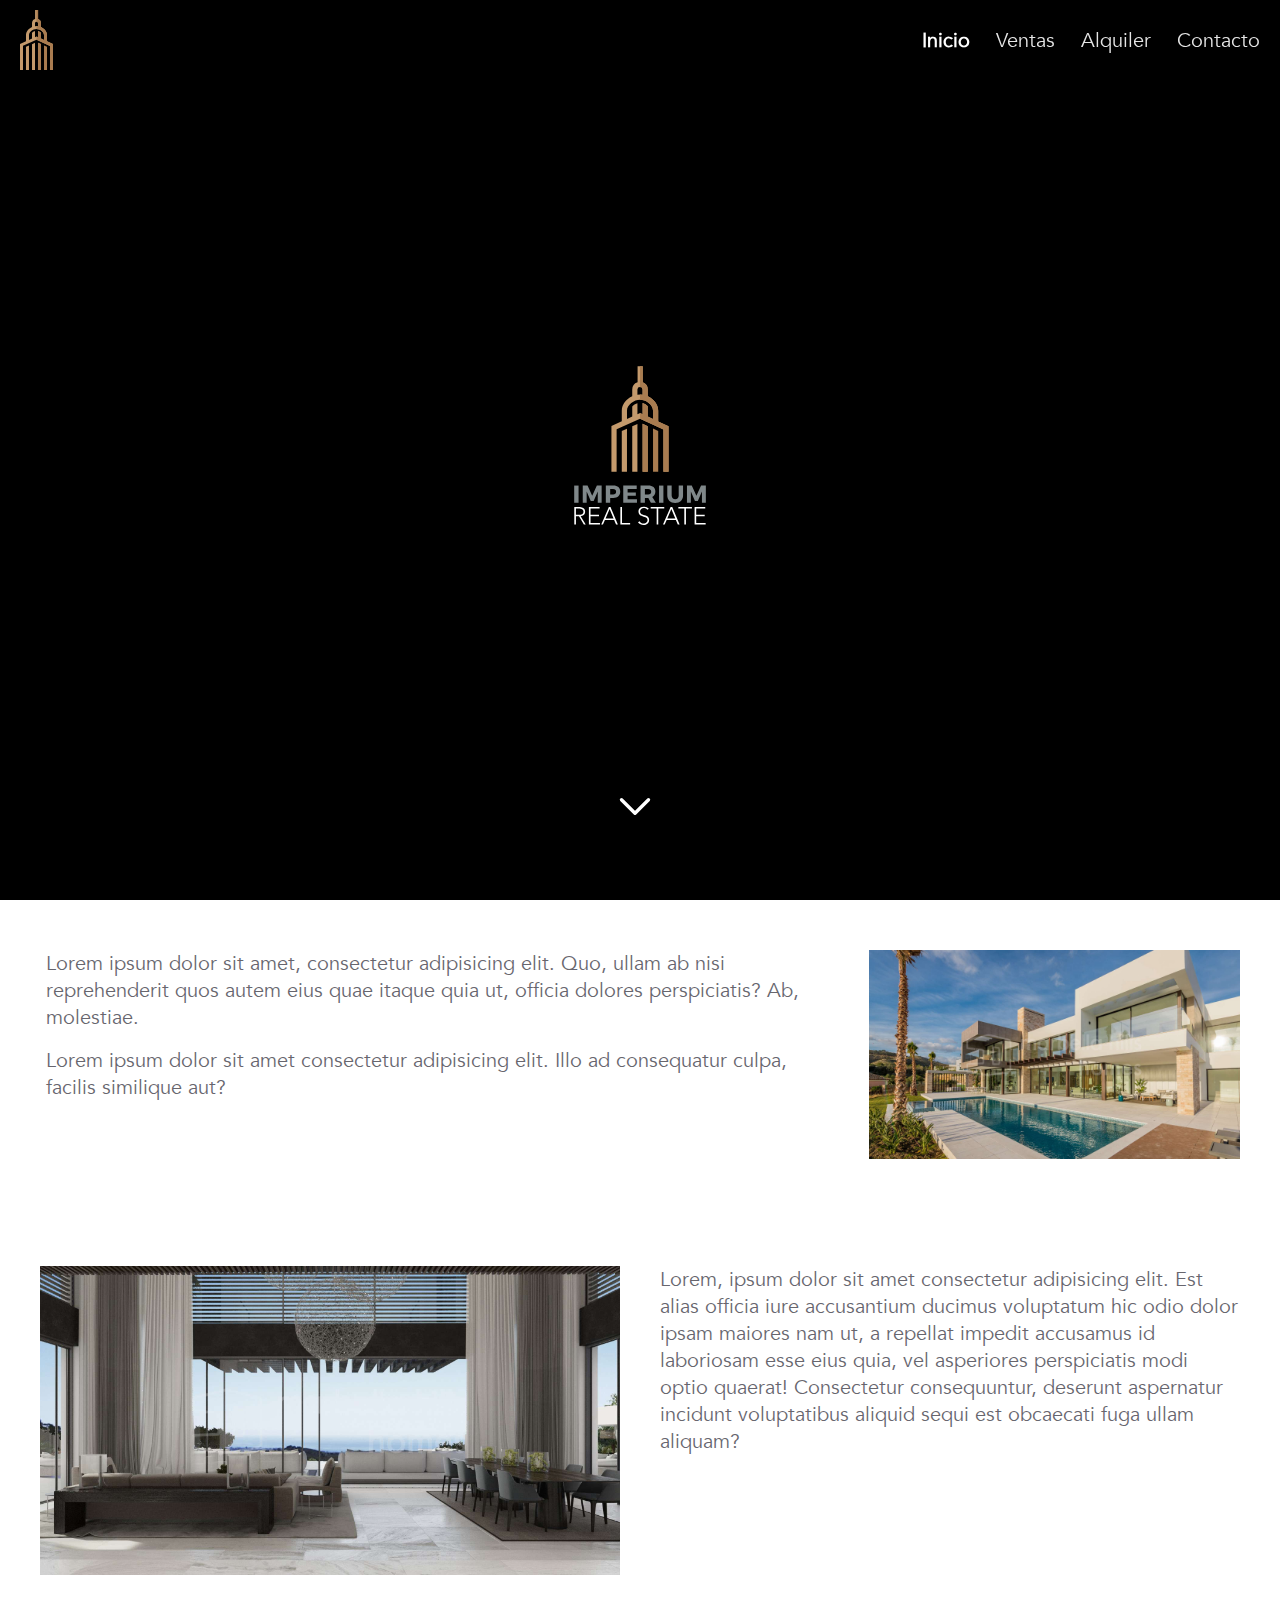
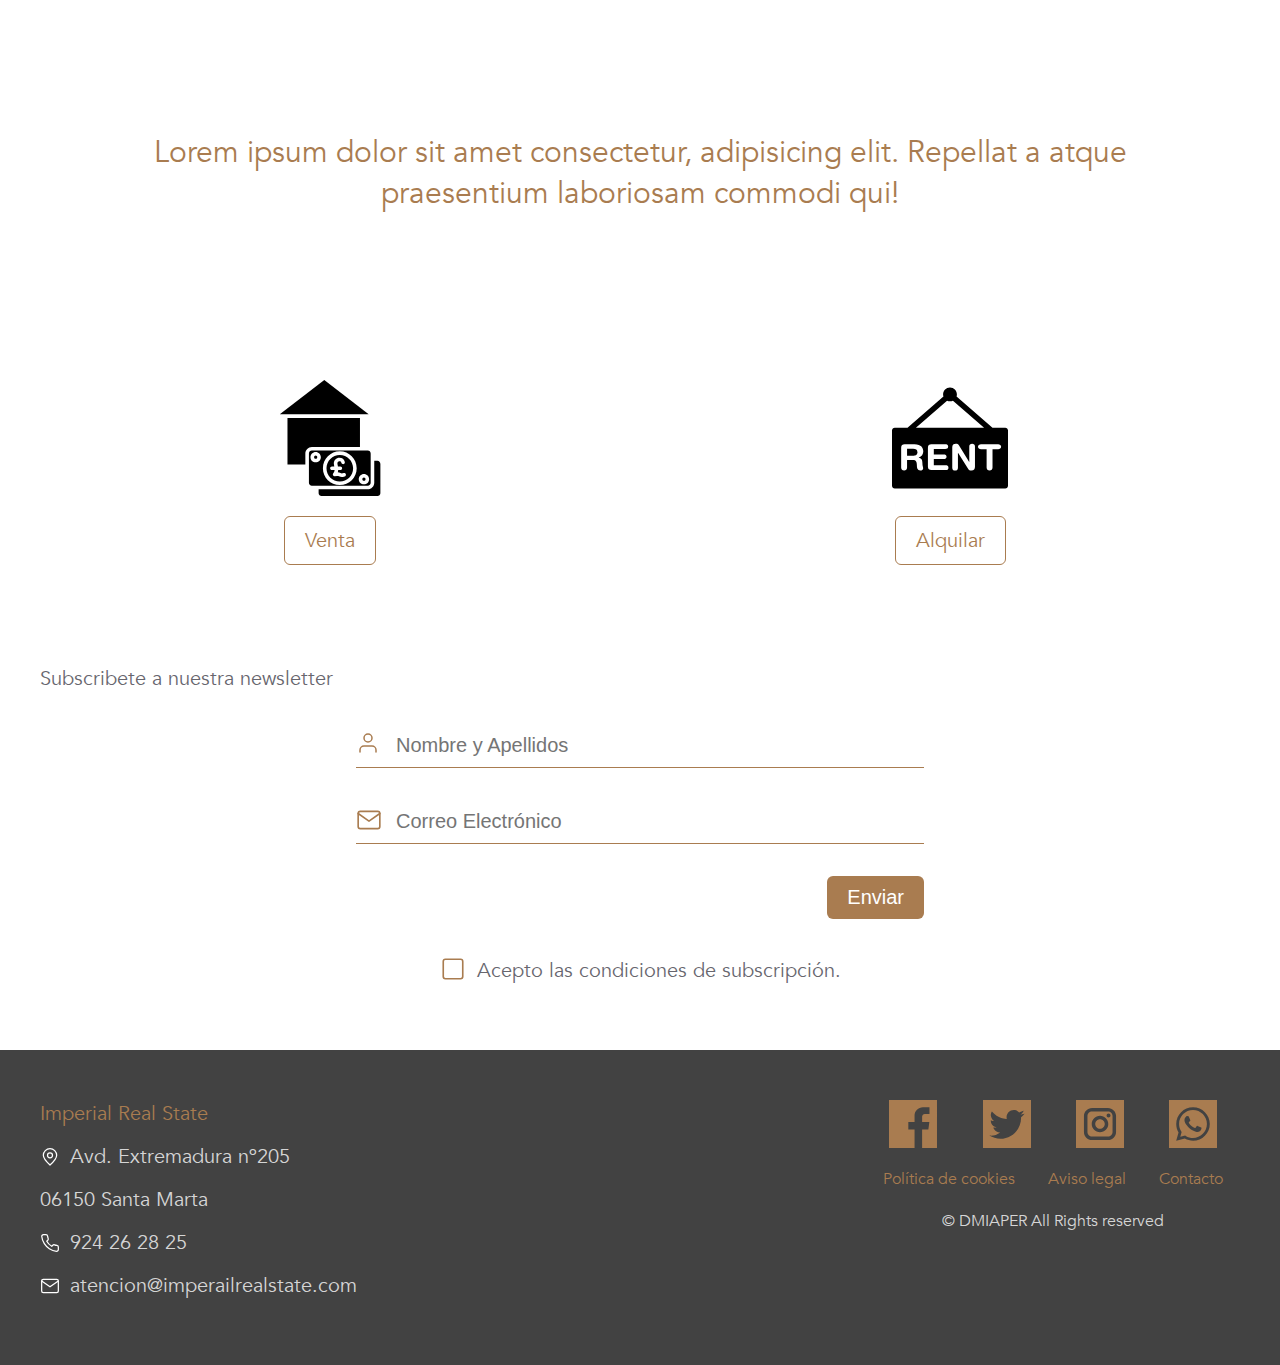
<file: index.html>
<!DOCTYPE html>
<html lang="es">
<head>
    <meta charset="UTF-8">
    <meta http-equiv="X-UA-Compatible" content="IE=edge">
    <meta name="viewport" content="width=device-width, initial-scale=1.0">
    <title>ACTUALIZACIÓN</title>
    <link rel="stylesheet" href="css/style.css">
    <script src="js/jquery-3.6.0.min.js"></script>
    <script src="js/main.js"></script>
    
</head>
<body>
    
    <!-- Barra de navegación -->
    <header class="transparente">
        <img src="img/logo.svg" alt="Logo Imperial Real State">
        <nav>
            <a href="index.html" class="activo">Inicio</a>
            <a href="ventas.html">Ventas</a>
            <a href="alquiler.html">Alquiler</a>
            <a href="contacto.html">Contacto</a>
        </nav>
    </header>

    <!--imagenes de fondo-->
    <div class="hero">
        <div></div>
        <div></div>
        <div></div>
        <div class="hero-logo">
            <img src="img/logo-frame.svg" alt="Logo Imperial Real State">
        </div>
        <a href="#ini" class="hero-down">
            <img src="img/down.svg" alt="flecha abajo">
        </a>
    </div>

    <!-- menu burger/lateral -->
    <div id="burger">
        <div class="barra superior"></div>
        <div class="barra medio"></div>
        <div class="barra inferior"></div>
    </div>

    <div class="menu">
        <nav>
            <a href="index.html">Inicio</a>
            <hr>
            <a href="ventas.html">Ventas</a>
            <hr>
            <a href="alquiler.html">Alquiler</a>
            <hr>
            <a href="contacto.html">Contacto</a>
        </nav>
        <p class="copyright">&copy; DMIAPER</p>
    </div>

    <!-- layout -->
    <!-- parrafo 1-->
    <div class="fila inicio">
        <span id="ini">&nbsp;</span>
        <div class="col-66">
            <p>Lorem ipsum dolor sit amet, consectetur adipisicing elit. Quo, ullam ab nisi reprehenderit quos autem eius quae itaque quia ut, officia dolores perspiciatis? Ab, molestiae.</p>
            <p>Lorem ipsum dolor sit amet consectetur adipisicing elit. Illo ad consequatur culpa, facilis similique aut?</p>
        </div>  
        <div class="col-33">
            <img src="img/thumb4.jpg" alt="imagen casa 4">
        </div>
    </div>
   
    <!-- parrafo 2-->
    <div class="fila">
        <div class="col-50">
            <img src="img/thumb5.jpg" alt="">
        </div>
        <div class="col-50">
            <p>Lorem, ipsum dolor sit amet consectetur adipisicing elit. Est alias officia iure accusantium ducimus voluptatum hic odio dolor ipsam maiores nam ut, a repellat impedit accusamus id laboriosam esse eius quia, vel asperiores perspiciatis modi optio quaerat! Consectetur consequuntur, deserunt aspernatur incidunt voluptatibus aliquid sequi est obcaecati fuga ullam aliquam?</p>
        </div>
    </div>
   
    <!-- PARALLAX -->
    <div class="fila parallax">
        <div class="col-100">
            <p>Lorem ipsum dolor sit amet consectetur, adipisicing elit. Repellat a atque praesentium laboriosam commodi qui!</p>
        </div>
    </div>

    <!-- selectores de secciones-->
    <div class="fila">
        <div class="col-50 caja-nav flex-col-center">
            <img src="img/comprar.svg" alt="">
            <a href="ventas.html">Venta</a>
        </div>
        <div class="col-50 caja-nav flex-col-center">
            <img src="img/alquilar.svg" alt="">
            <a href="alquiler.html">Alquilar</a>
        </div>
    </div>

    <!-- Formulário -->
    <div class="fila">
        <div class="col-100">
            <p>Subscribete a nuestra newsletter</p>
            <div class="flex-col-center">
                <form class="contacto">
                    <div class="fila">
                        <input class="usuario" type="text" placeholder="Nombre y Apellidos">
                    </div>
                    <div class="fila">
                        <input class="email" type="mail" placeholder="Correo Electrónico">
                    </div>
                    <div class="fila flex-end">
                        <button type="submit">Enviar</button>
                    </div>
                    <div class="fila flex-center">
                        <input type="checkbox" id="condiciones">
                        <label for="condiciones">
                            Acepto las condiciones de subscripción.
                        </label>
                    </div>
                </form>
            </div>            
        </div>
    </div>

    <!-- Pie de página -->
    <footer class="fila"> 
        <div class="col-33">
            <p>Imperial Real State</p>
            <p class="flex-start">
                <img class="m-r-small" src="img/map.svg" alt="mapa">
                Avd. Extremadura nº205
            </p>
            <p>06150 Santa Marta</p>
            <p class="flex-start">
                <img class="m-r-small" src="img/phone.svg" alt="telefono">
                924 26 28 25
            </p>
            <p class="flex-start">
                <img class="m-r-small" src="img/mail.svg" alt="">
                atencion@imperailrealstate.com
            </p>
        </div>
        <div class="col-33">
            <iframe src="https://www.google.com/maps/embed?pb=!1m18!1m12!1m3!1d2204.405141828695!2d-6.629231651709885!3d38.614385177749654!2m3!1f0!2f0!3f0!3m2!1i1024!2i768!4f13.1!3m3!1m2!1s0xd16ec9f88f638cf%3A0x79d957882284dc9c!2sOficina%20de%20Correos!5e0!3m2!1ses!2ses!4v1647868287147!5m2!1ses!2ses" width="100%" height="100%" style="border:0;" allowfullscreen="" loading="lazy"></iframe>
        </div>
        <div class="col-33">
            <div class="flex-around">
                <img class="rrss" src="img/facebook.svg" alt="facebook">
                <img class="rrss" src="img/twitter.svg" alt="twitter">
                <img class="rrss" src="img/instagram.svg" alt="Instagram">
                <img class="rrss" src="img/whatsapp.svg" alt="Whastapp">
            </div>
            <div class="flex-around m-t"> 
                <a href="contacto.html#cookies">Política de cookies</a>
                <a href="contacto.html#aviso">Aviso legal</a>
                <a href="contacto.html">Contacto</a>
            </div>
            <p class="copyright m-t">&copy; DMIAPER All Rights reserved</p>
        </div>
    </footer>

</body>
</html>
</file>
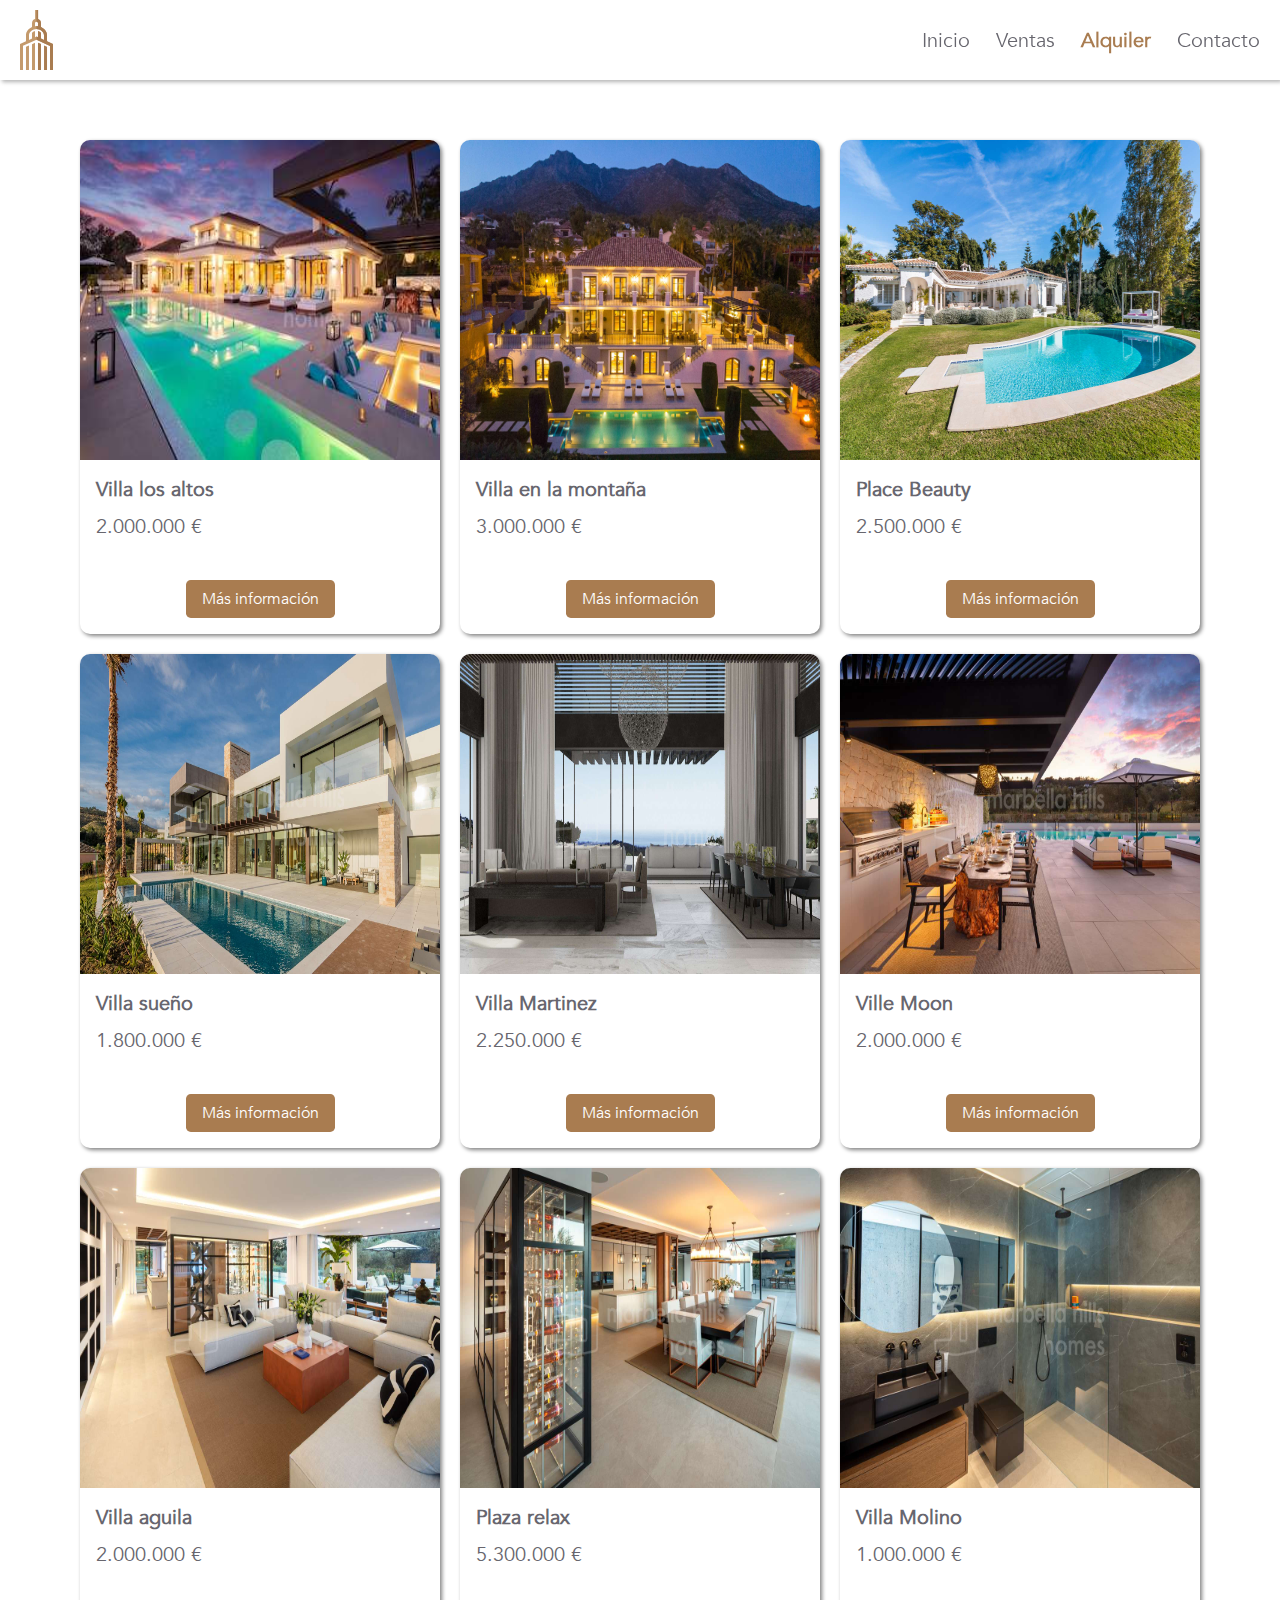
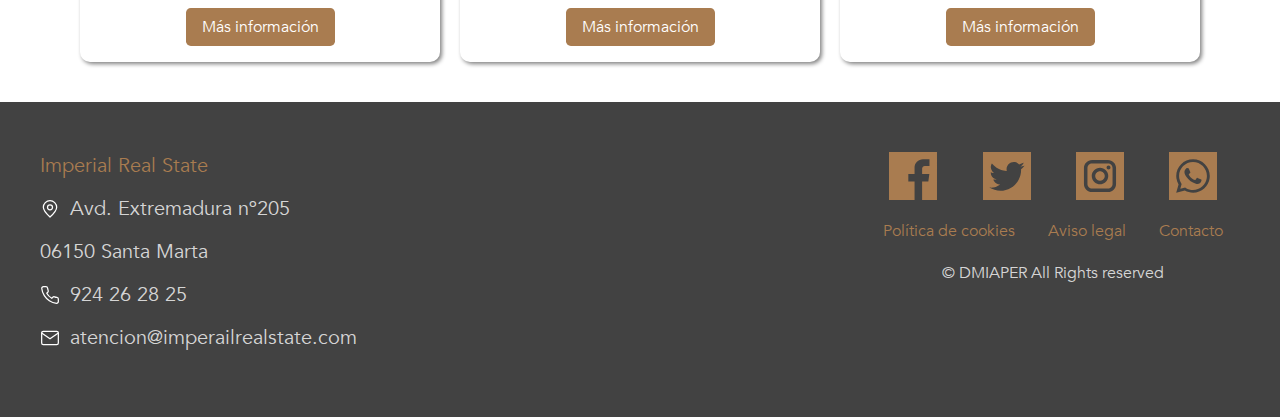
<file: alquiler.html>
<!DOCTYPE html>
<html lang="es">
<head>
    <meta charset="UTF-8">
    <meta http-equiv="X-UA-Compatible" content="IE=edge">
    <meta name="viewport" content="width=device-width, initial-scale=1.0">
    <title>ACTUALIZACIÓN</title>
    <link rel="stylesheet" href="css/style.css">
    <script src="js/jquery-3.6.0.min.js"></script>
    <script src="js/main.js"></script>
    
</head>
<body>
    
    <!-- Barra de navegación -->
    <header>
        <img src="img/logo.svg" alt="Logo Imperial Real State">
        <nav>
            <a href="index.html">Inicio</a>
            <a href="ventas.html">Ventas</a>
            <a href="alquiler.html" class="activo">Alquiler</a>
            <a href="contacto.html">Contacto</a>
        </nav>
    </header>


    <!-- menu burger/lateral -->
    <div id="burger">
        <div class="barra superior"></div>
        <div class="barra medio"></div>
        <div class="barra inferior"></div>
    </div>

    <div class="menu">
        <nav>
            <a href="index.html">Inicio</a>
            <hr>
            <a href="ventas.html">Ventas</a>
            <hr>
            <a href="alquiler.html">Alquiler</a>
            <hr>
            <a href="contacto.html">Contacto</a>
        </nav>
        <p class="copyright">&copy; DMIAPER</p>
    </div>

    <!-- layout -->
    <div class="fila grid">

        <div class="card">
            <img src="img/thumb1.jpeg" alt="Imagen casa">
            <div class="footer-card">
                <div>
                    <p>Villa los altos</p>
                    <p>2.000.000 €</p>
                </div>
                <a href="propiedad1.html">Más información</a>
            </div>
        </div>

        <div class="card">
            <img src="img/thumb2.jpg" alt="Imagen casa">
            <div class="footer-card">
                <div>
                    <p>Villa en la montaña</p>
                    <p>3.000.000 €</p>
                </div>
                <a href="#">Más información</a>
            </div>
        </div>

        <div class="card">
            <img src="img/thumb3.jpg" alt="Imagen casa">
            <div class="footer-card">
                <div>
                    <p>Place Beauty</p>
                    <p>2.500.000 €</p>
                </div>
                <a href="#">Más información</a>
            </div>
        </div>

        <div class="card">
            <img src="img/thumb4.jpg" alt="Imagen casa">
            <div class="footer-card">
                <div>
                    <p>Villa sueño</p>
                    <p>1.800.000 €</p>
                </div>
                <a href="#">Más información</a>
            </div>
        </div>

        <div class="card">
            <img src="img/thumb5.jpg" alt="Imagen casa">
            <div class="footer-card">
                <div>
                    <p>Villa Martinez</p>
                    <p>2.250.000 €</p>
                </div>
                <a href="#">Más información</a>
            </div>
        </div>

        <div class="card">
            <img src="img/thumb6.jpg" alt="Imagen casa">
            <div class="footer-card">
                <div>
                    <p>Ville Moon</p>
                    <p>2.000.000 €</p>
                </div>
                <a href="#">Más información</a>
            </div>
        </div>

        <div class="card">
            <img src="img/thumb8.jpg" alt="Imagen casa">
            <div class="footer-card">
                <div>
                    <p>Villa aguila</p>
                    <p>2.000.000 €</p>
                </div>
                <a href="#">Más información</a>
            </div>
        </div>

        <div class="card">
            <img src="img/thumb9.jpg" alt="Imagen casa">
            <div class="footer-card">
                <div>
                    <p>Plaza relax</p>
                    <p>5.300.000 €</p>
                </div>
                <a href="#">Más información</a>
            </div>
        </div>

        <div class="card">
            <img src="img/thumb10.jpg" alt="Imagen casa">
            <div class="footer-card">
                <div>
                    <p>Villa Molino</p>
                    <p>1.000.000 €</p>
                </div>
                <a href="#">Más información</a>
            </div>
        </div>
    </div>
    
   <!-- Pie de página -->
    <footer class="fila"> 
        <div class="col-33">
            <p>Imperial Real State</p>
            <p class="flex-start">
                <img class="m-r-small" src="img/map.svg" alt="mapa">
                Avd. Extremadura nº205
            </p>
            <p>06150 Santa Marta</p>
            <p class="flex-start">
                <img class="m-r-small" src="img/phone.svg" alt="telefono">
                924 26 28 25
            </p>
            <p class="flex-start">
                <img class="m-r-small" src="img/mail.svg" alt="">
                atencion@imperailrealstate.com
            </p>
        </div>
        <div class="col-33">
            <iframe src="https://www.google.com/maps/embed?pb=!1m18!1m12!1m3!1d2204.405141828695!2d-6.629231651709885!3d38.614385177749654!2m3!1f0!2f0!3f0!3m2!1i1024!2i768!4f13.1!3m3!1m2!1s0xd16ec9f88f638cf%3A0x79d957882284dc9c!2sOficina%20de%20Correos!5e0!3m2!1ses!2ses!4v1647868287147!5m2!1ses!2ses" width="100%" height="100%" style="border:0;" allowfullscreen="" loading="lazy"></iframe>
        </div>
        <div class="col-33">
            <div class="flex-around">
                <img class="rrss" src="img/facebook.svg" alt="facebook">
                <img class="rrss" src="img/twitter.svg" alt="twitter">
                <img class="rrss" src="img/instagram.svg" alt="Instagram">
                <img class="rrss" src="img/whatsapp.svg" alt="Whastapp">
            </div>
            <div class="flex-around m-t"> 
                <a href="contacto.html#cookies">Política de cookies</a>
                <a href="contacto.html#aviso">Aviso legal</a>
                <a href="contacto.html">Contacto</a>
            </div>
            <p class="copyright m-t">&copy; DMIAPER All Rights reserved</p>
        </div>
    </footer>

</body>
</html>
</file>
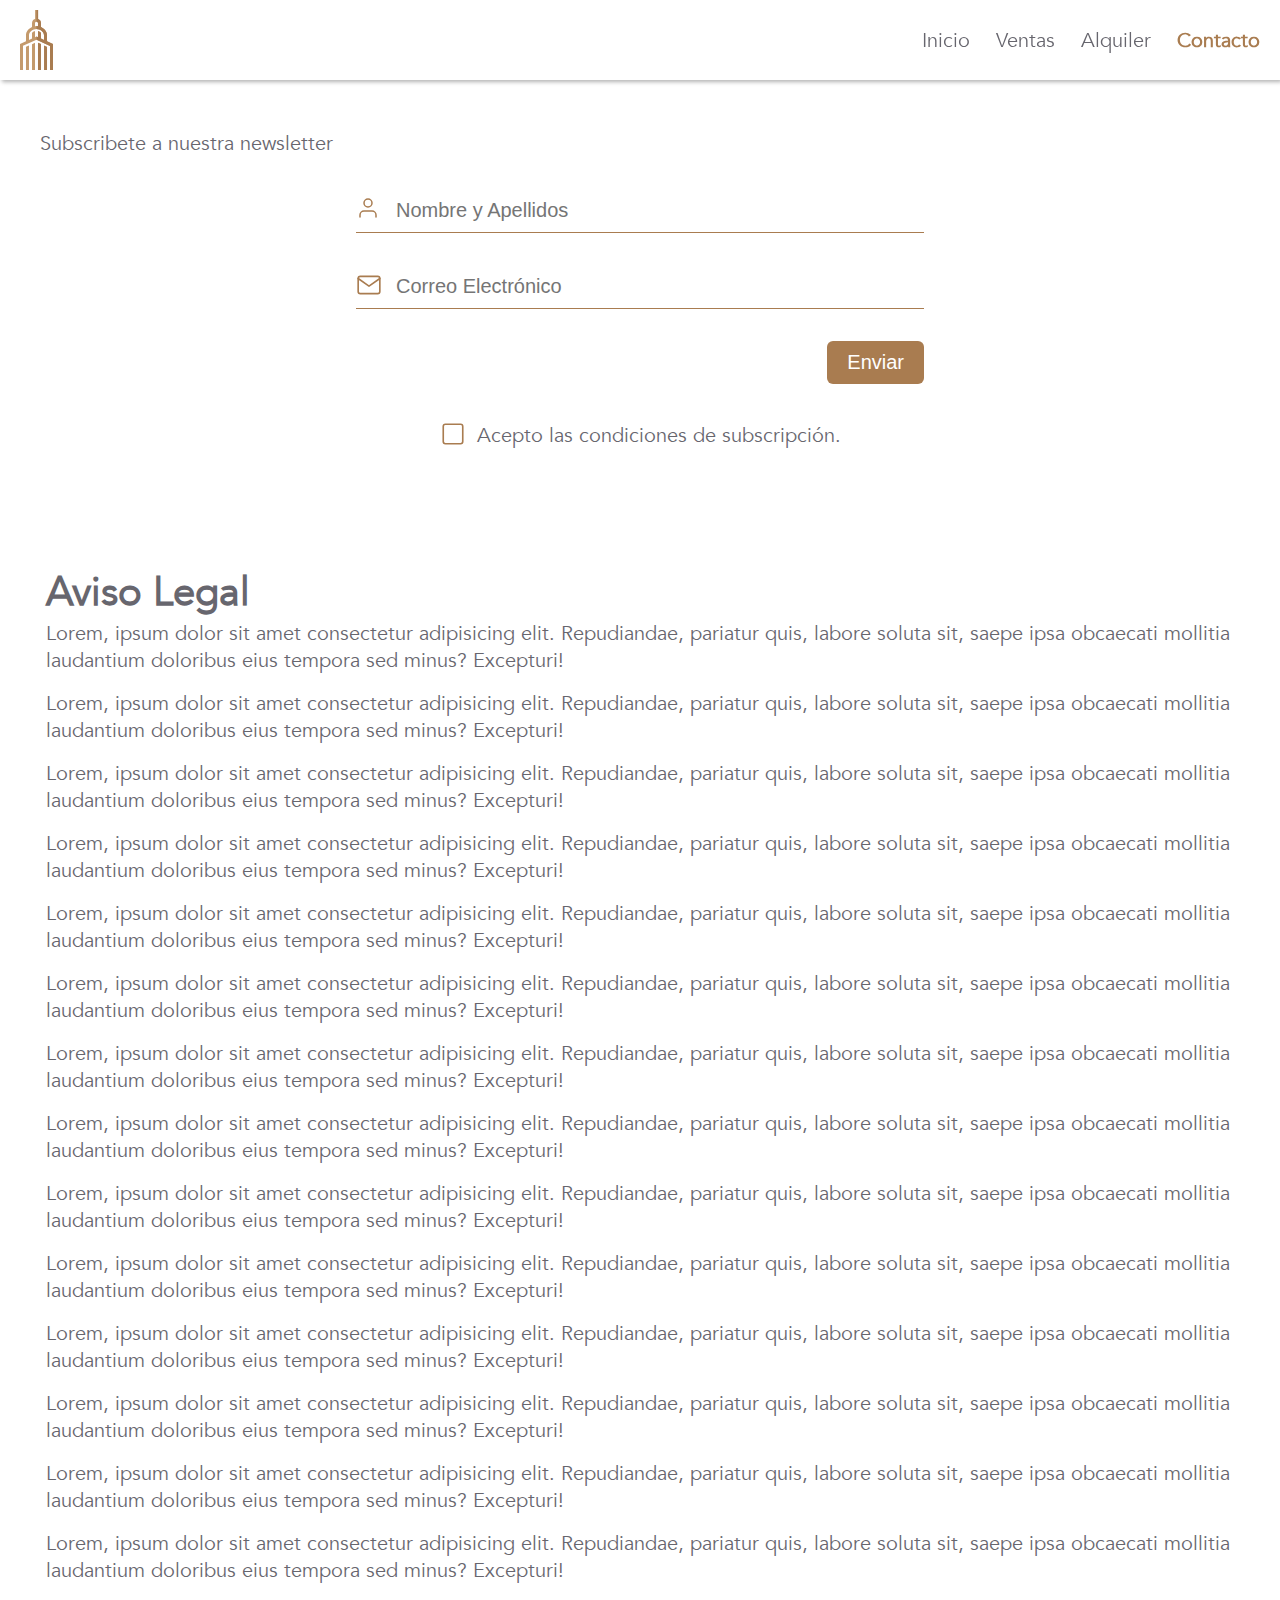
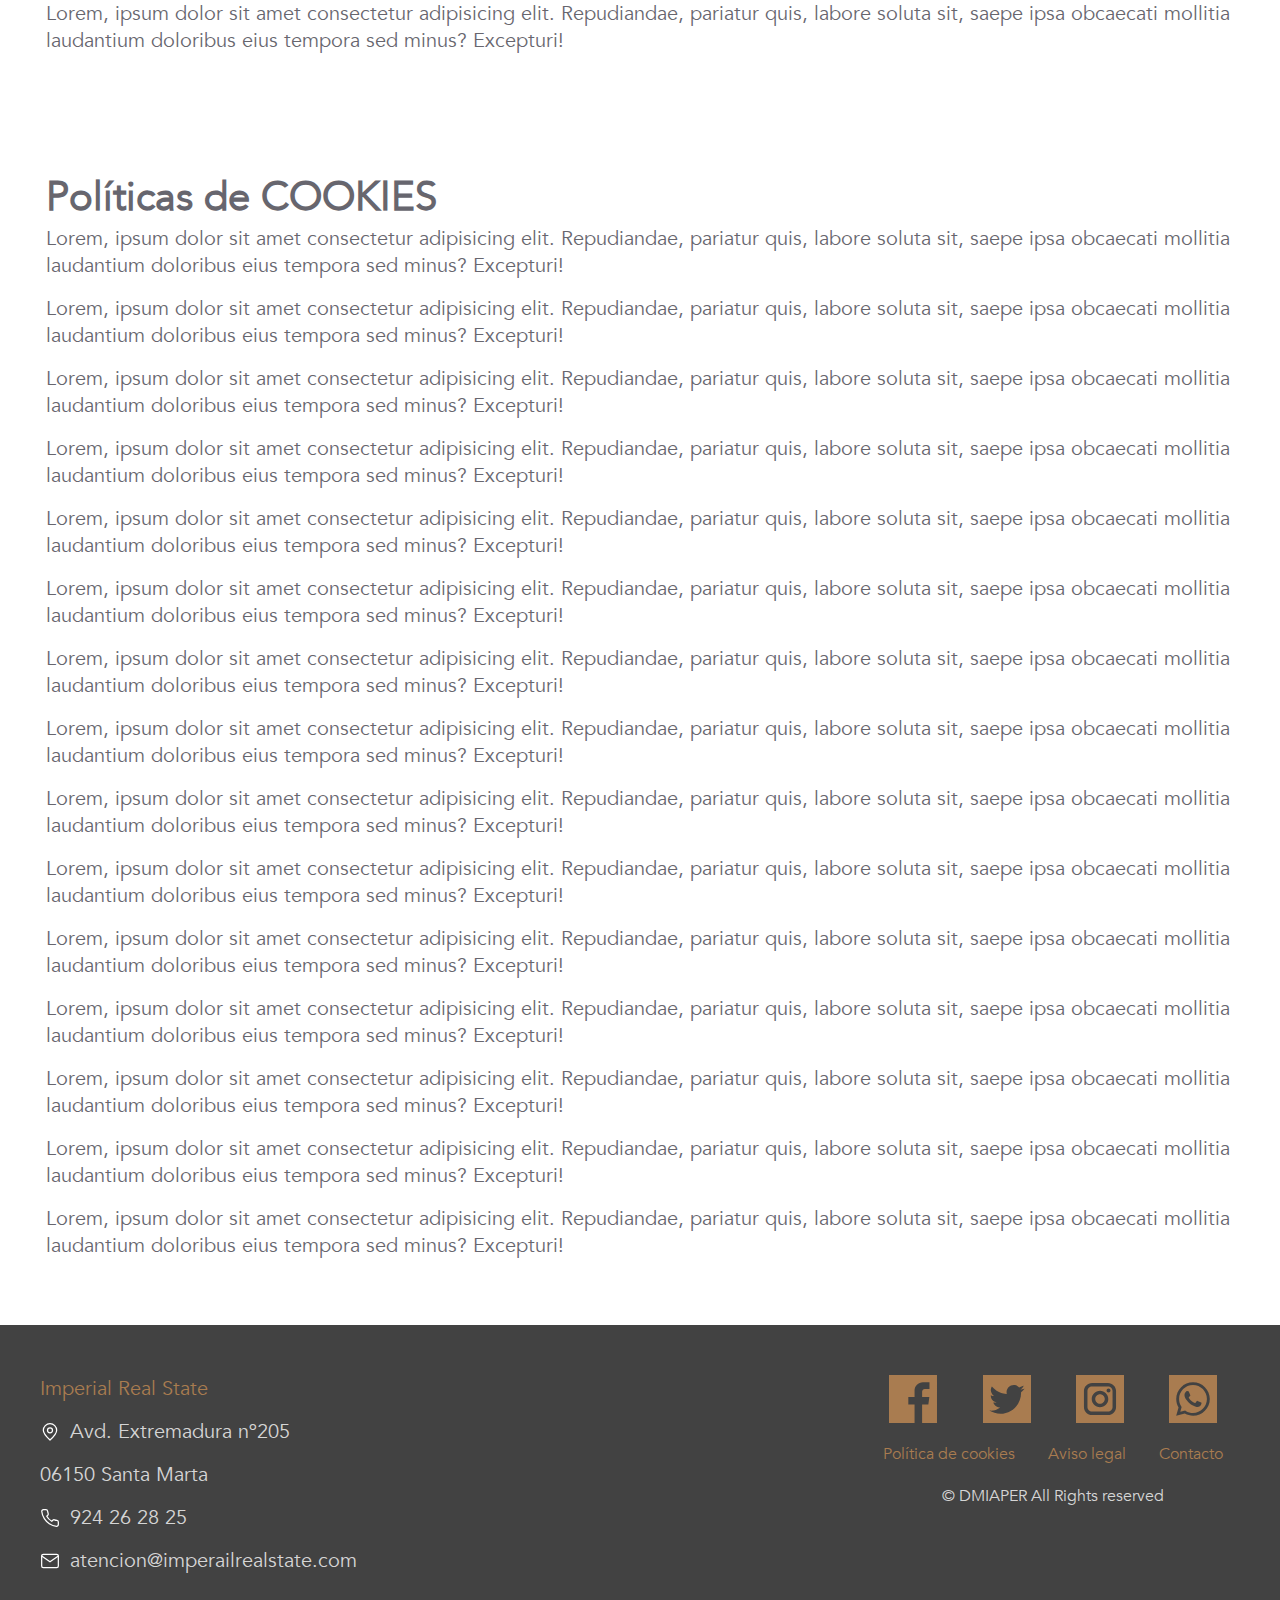
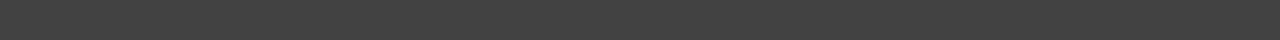
<file: contacto.html>
<!DOCTYPE html>
<html lang="es">
<head>
    <meta charset="UTF-8">
    <meta http-equiv="X-UA-Compatible" content="IE=edge">
    <meta name="viewport" content="width=device-width, initial-scale=1.0">
    <title>ACTUALIZACIÓN</title>
    <link rel="stylesheet" href="css/style.css">
    <script src="js/jquery-3.6.0.min.js"></script>
    <script src="js/main.js"></script>
    
</head>
<body>
    
    <!-- Barra de navegación -->
    <header>
        <img src="img/logo.svg" alt="Logo Imperial Real State">
        <nav>
            <a href="index.html">Inicio</a>
            <a href="ventas.html">Ventas</a>
            <a href="alquiler.html">Alquiler</a>
            <a href="contacto.html"class="activo">Contacto</a>
        </nav>
    </header>


    <!-- menu burger/lateral -->
    <div id="burger">
        <div class="barra superior"></div>
        <div class="barra medio"></div>
        <div class="barra inferior"></div>
    </div>

    <div class="menu">
        <nav>
            <a href="index.html">Inicio</a>
            <hr>
            <a href="ventas.html">Ventas</a>
            <hr>
            <a href="alquiler.html">Alquiler</a>
            <hr>
            <a href="contacto.html">Contacto</a>
        </nav>
        <p class="copyright">&copy; DMIAPER</p>
    </div>

    <!-- layout -->
    <!-- Formulário -->
    <div class="fila contacto">
        <div class="col-100">
            <p>Subscribete a nuestra newsletter</p>
            <div class="flex-col-center">
                <form class="contacto">
                    <div class="fila">
                        <input class="usuario" type="text" placeholder="Nombre y Apellidos">
                    </div>
                    <div class="fila">
                        <input class="email" type="mail" placeholder="Correo Electrónico">
                    </div>
                    <div class="fila flex-end">
                        <button type="submit">Enviar</button>
                    </div>
                    <div class="fila flex-center">
                        <input type="checkbox" id="condiciones">
                        <label for="condiciones">
                            Acepto las condiciones de subscripción.
                        </label>
                    </div>
                </form>
            </div>            
        </div>
    </div>

    <div class="fila">
        <span id="aviso">&nbsp;</span>
        <div class="col-100">
            <h1>Aviso Legal</h1>        
            <p>Lorem, ipsum dolor sit amet consectetur adipisicing elit. Repudiandae, pariatur quis, labore soluta sit, saepe ipsa obcaecati mollitia laudantium doloribus eius tempora sed minus? Excepturi!</p>
            <p>Lorem, ipsum dolor sit amet consectetur adipisicing elit. Repudiandae, pariatur quis, labore soluta sit, saepe ipsa obcaecati mollitia laudantium doloribus eius tempora sed minus? Excepturi!</p>
            <p>Lorem, ipsum dolor sit amet consectetur adipisicing elit. Repudiandae, pariatur quis, labore soluta sit, saepe ipsa obcaecati mollitia laudantium doloribus eius tempora sed minus? Excepturi!</p>
            <p>Lorem, ipsum dolor sit amet consectetur adipisicing elit. Repudiandae, pariatur quis, labore soluta sit, saepe ipsa obcaecati mollitia laudantium doloribus eius tempora sed minus? Excepturi!</p>
            <p>Lorem, ipsum dolor sit amet consectetur adipisicing elit. Repudiandae, pariatur quis, labore soluta sit, saepe ipsa obcaecati mollitia laudantium doloribus eius tempora sed minus? Excepturi!</p>
            <p>Lorem, ipsum dolor sit amet consectetur adipisicing elit. Repudiandae, pariatur quis, labore soluta sit, saepe ipsa obcaecati mollitia laudantium doloribus eius tempora sed minus? Excepturi!</p>
            <p>Lorem, ipsum dolor sit amet consectetur adipisicing elit. Repudiandae, pariatur quis, labore soluta sit, saepe ipsa obcaecati mollitia laudantium doloribus eius tempora sed minus? Excepturi!</p>
            <p>Lorem, ipsum dolor sit amet consectetur adipisicing elit. Repudiandae, pariatur quis, labore soluta sit, saepe ipsa obcaecati mollitia laudantium doloribus eius tempora sed minus? Excepturi!</p>
            <p>Lorem, ipsum dolor sit amet consectetur adipisicing elit. Repudiandae, pariatur quis, labore soluta sit, saepe ipsa obcaecati mollitia laudantium doloribus eius tempora sed minus? Excepturi!</p>
            <p>Lorem, ipsum dolor sit amet consectetur adipisicing elit. Repudiandae, pariatur quis, labore soluta sit, saepe ipsa obcaecati mollitia laudantium doloribus eius tempora sed minus? Excepturi!</p>
            <p>Lorem, ipsum dolor sit amet consectetur adipisicing elit. Repudiandae, pariatur quis, labore soluta sit, saepe ipsa obcaecati mollitia laudantium doloribus eius tempora sed minus? Excepturi!</p>
            <p>Lorem, ipsum dolor sit amet consectetur adipisicing elit. Repudiandae, pariatur quis, labore soluta sit, saepe ipsa obcaecati mollitia laudantium doloribus eius tempora sed minus? Excepturi!</p>
            <p>Lorem, ipsum dolor sit amet consectetur adipisicing elit. Repudiandae, pariatur quis, labore soluta sit, saepe ipsa obcaecati mollitia laudantium doloribus eius tempora sed minus? Excepturi!</p>
            <p>Lorem, ipsum dolor sit amet consectetur adipisicing elit. Repudiandae, pariatur quis, labore soluta sit, saepe ipsa obcaecati mollitia laudantium doloribus eius tempora sed minus? Excepturi!</p>
            <p>Lorem, ipsum dolor sit amet consectetur adipisicing elit. Repudiandae, pariatur quis, labore soluta sit, saepe ipsa obcaecati mollitia laudantium doloribus eius tempora sed minus? Excepturi!</p>
        </div>
    </div>
    <div class="fila">
        <span id="cookies">&nbsp;</span>
        <div class="col-100">
            <h1>Políticas de COOKIES</h1>        
            <p>Lorem, ipsum dolor sit amet consectetur adipisicing elit. Repudiandae, pariatur quis, labore soluta sit, saepe ipsa obcaecati mollitia laudantium doloribus eius tempora sed minus? Excepturi!</p>
            <p>Lorem, ipsum dolor sit amet consectetur adipisicing elit. Repudiandae, pariatur quis, labore soluta sit, saepe ipsa obcaecati mollitia laudantium doloribus eius tempora sed minus? Excepturi!</p>
            <p>Lorem, ipsum dolor sit amet consectetur adipisicing elit. Repudiandae, pariatur quis, labore soluta sit, saepe ipsa obcaecati mollitia laudantium doloribus eius tempora sed minus? Excepturi!</p>
            <p>Lorem, ipsum dolor sit amet consectetur adipisicing elit. Repudiandae, pariatur quis, labore soluta sit, saepe ipsa obcaecati mollitia laudantium doloribus eius tempora sed minus? Excepturi!</p>
            <p>Lorem, ipsum dolor sit amet consectetur adipisicing elit. Repudiandae, pariatur quis, labore soluta sit, saepe ipsa obcaecati mollitia laudantium doloribus eius tempora sed minus? Excepturi!</p>
            <p>Lorem, ipsum dolor sit amet consectetur adipisicing elit. Repudiandae, pariatur quis, labore soluta sit, saepe ipsa obcaecati mollitia laudantium doloribus eius tempora sed minus? Excepturi!</p>
            <p>Lorem, ipsum dolor sit amet consectetur adipisicing elit. Repudiandae, pariatur quis, labore soluta sit, saepe ipsa obcaecati mollitia laudantium doloribus eius tempora sed minus? Excepturi!</p>
            <p>Lorem, ipsum dolor sit amet consectetur adipisicing elit. Repudiandae, pariatur quis, labore soluta sit, saepe ipsa obcaecati mollitia laudantium doloribus eius tempora sed minus? Excepturi!</p>
            <p>Lorem, ipsum dolor sit amet consectetur adipisicing elit. Repudiandae, pariatur quis, labore soluta sit, saepe ipsa obcaecati mollitia laudantium doloribus eius tempora sed minus? Excepturi!</p>
            <p>Lorem, ipsum dolor sit amet consectetur adipisicing elit. Repudiandae, pariatur quis, labore soluta sit, saepe ipsa obcaecati mollitia laudantium doloribus eius tempora sed minus? Excepturi!</p>
            <p>Lorem, ipsum dolor sit amet consectetur adipisicing elit. Repudiandae, pariatur quis, labore soluta sit, saepe ipsa obcaecati mollitia laudantium doloribus eius tempora sed minus? Excepturi!</p>
            <p>Lorem, ipsum dolor sit amet consectetur adipisicing elit. Repudiandae, pariatur quis, labore soluta sit, saepe ipsa obcaecati mollitia laudantium doloribus eius tempora sed minus? Excepturi!</p>
            <p>Lorem, ipsum dolor sit amet consectetur adipisicing elit. Repudiandae, pariatur quis, labore soluta sit, saepe ipsa obcaecati mollitia laudantium doloribus eius tempora sed minus? Excepturi!</p>
            <p>Lorem, ipsum dolor sit amet consectetur adipisicing elit. Repudiandae, pariatur quis, labore soluta sit, saepe ipsa obcaecati mollitia laudantium doloribus eius tempora sed minus? Excepturi!</p>
            <p>Lorem, ipsum dolor sit amet consectetur adipisicing elit. Repudiandae, pariatur quis, labore soluta sit, saepe ipsa obcaecati mollitia laudantium doloribus eius tempora sed minus? Excepturi!</p>
        </div>
    </div>

    
    <!-- Pie de página -->
    <footer class="fila"> 
        <div class="col-33">
            <p>Imperial Real State</p>
            <p class="flex-start">
                <img class="m-r-small" src="img/map.svg" alt="mapa">
                Avd. Extremadura nº205
            </p>
            <p>06150 Santa Marta</p>
            <p class="flex-start">
                <img class="m-r-small" src="img/phone.svg" alt="telefono">
                924 26 28 25
            </p>
            <p class="flex-start">
                <img class="m-r-small" src="img/mail.svg" alt="">
                atencion@imperailrealstate.com
            </p>
        </div>
        <div class="col-33">
            <iframe src="https://www.google.com/maps/embed?pb=!1m18!1m12!1m3!1d2204.405141828695!2d-6.629231651709885!3d38.614385177749654!2m3!1f0!2f0!3f0!3m2!1i1024!2i768!4f13.1!3m3!1m2!1s0xd16ec9f88f638cf%3A0x79d957882284dc9c!2sOficina%20de%20Correos!5e0!3m2!1ses!2ses!4v1647868287147!5m2!1ses!2ses" width="100%" height="100%" style="border:0;" allowfullscreen="" loading="lazy"></iframe>
        </div>
        <div class="col-33">
            <div class="flex-around">
                <img class="rrss" src="img/facebook.svg" alt="facebook">
                <img class="rrss" src="img/twitter.svg" alt="twitter">
                <img class="rrss" src="img/instagram.svg" alt="Instagram">
                <img class="rrss" src="img/whatsapp.svg" alt="Whastapp">
            </div>
            <div class="flex-around m-t"> 
                <a href="contacto.html#cookies">Política de cookies</a>
                <a href="contacto.html#aviso">Aviso legal</a>
                <a href="contacto.html">Contacto</a>
            </div>
            <p class="copyright m-t">&copy; DMIAPER All Rights reserved</p>
        </div>
    </footer>

</body>
</html>
</file>
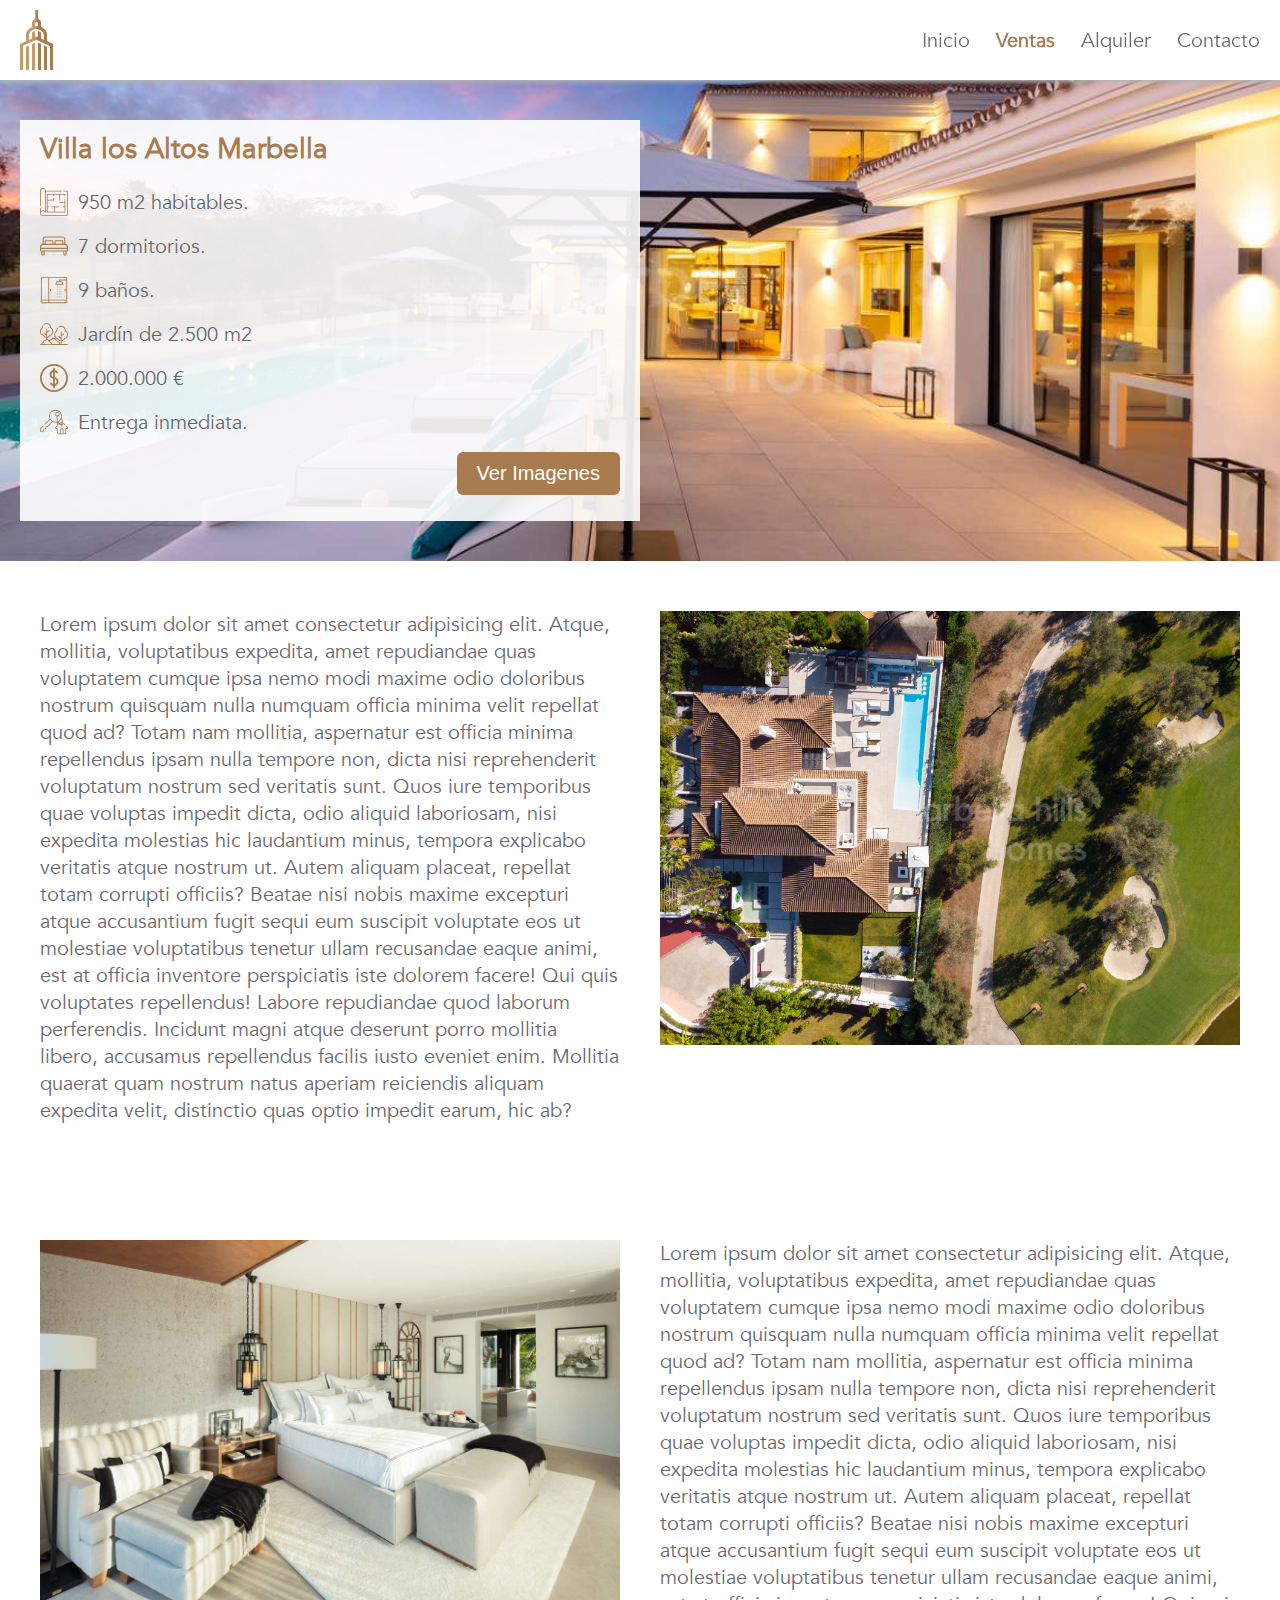
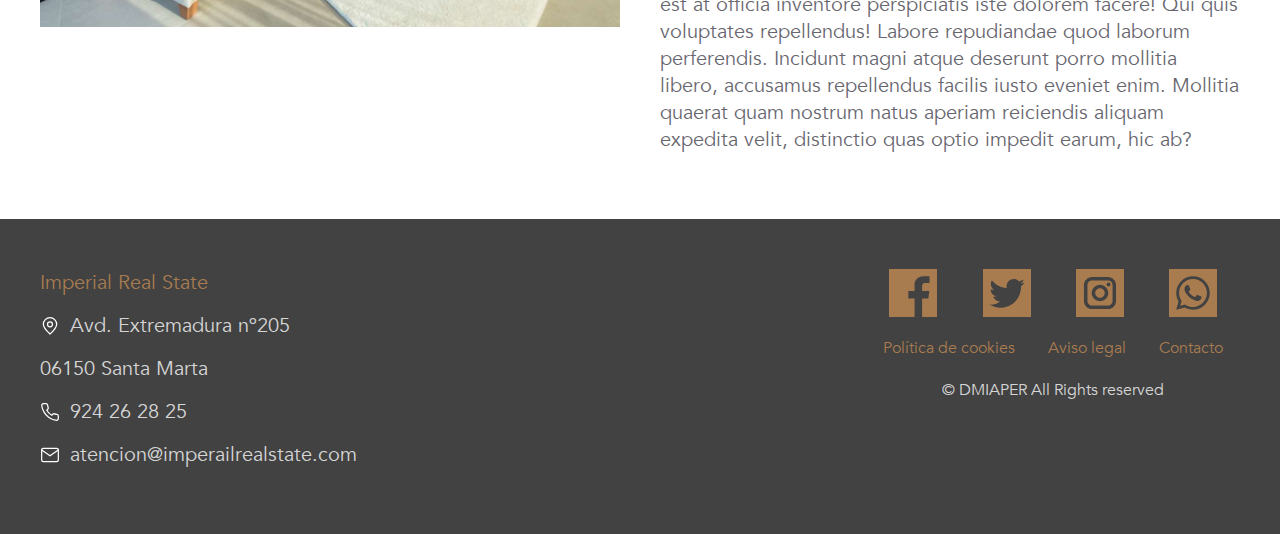
<file: propiedad1.html>
<!DOCTYPE html>
<html lang="es">
<head>
    <meta charset="UTF-8">
    <meta http-equiv="X-UA-Compatible" content="IE=edge">
    <meta name="viewport" content="width=device-width, initial-scale=1.0">
    <title>ACTUALIZACIÓN</title>
    <link rel="stylesheet" href="css/style.css">
    <script src="js/jquery-3.6.0.min.js"></script>
    <script src="js/main.js"></script>
    
</head>
<body>
    
    <!-- Barra de navegación -->
    <header>
        <img src="img/logo.svg" alt="Logo Imperial Real State">
        <nav>
            <a href="index.html">Inicio</a>
            <a href="ventas.html" class="activo">Ventas</a>
            <a href="alquiler.html">Alquiler</a>
            <a href="contacto.html">Contacto</a>
        </nav>
    </header>


    <!-- menu burger/lateral -->
    <div id="burger">
        <div class="barra superior"></div>
        <div class="barra medio"></div>
        <div class="barra inferior"></div>
    </div>

    <div class="menu">
        <nav>
            <a href="index.html">Inicio</a>
            <hr>
            <a href="ventas.html">Ventas</a>
            <hr>
            <a href="alquiler.html">Alquiler</a>
            <hr>
            <a href="contacto.html">Contacto</a>
        </nav>
        <p class="copyright">&copy; DMIAPER</p>
    </div>

    <!-- layout -->
    <div class="fila propiedad">
        <div class="col-50">
            <h1 class="m-b">Villa los Altos Marbella</h1>

            <p class="flex-start">
                <img class="m-r-small" src="img/blueprint.svg" alt="">
                950 m2 habitables.
            </p>
            <p class="flex-start">
                <img class="m-r-small" src="img/bed.svg" alt="">
                7 dormitorios.
            </p>
            <p class="flex-start">
                <img class="m-r-small" src="img/bath.svg" alt="">
                9 baños.
            </p>
            <p class="flex-start">
                <img class="m-r-small" src="img/tree.svg" alt="">
                Jardín de 2.500 m2
            </p>
            <p class="flex-start">
                <img class="m-r-small" src="img/money.svg" alt="">
                2.000.000 €
            </p>
            <p class="flex-start">
                <img class="m-r-small" src="img/contract.svg" alt="">
                Entrega inmediata.
            </p>

            <p class="flex-end">
                <button onclick="openModal()">Ver Imagenes</button>
            </p>
        </div>
        <div class="col-50"></div>
    </div>
    <div class="fila">
        <div class="col-50">
            <p>Lorem ipsum dolor sit amet consectetur adipisicing elit. Atque, mollitia, voluptatibus expedita, amet repudiandae quas voluptatem cumque ipsa nemo modi maxime odio doloribus nostrum quisquam nulla numquam officia minima velit repellat quod ad? Totam nam mollitia, aspernatur est officia minima repellendus ipsam nulla tempore non, dicta nisi reprehenderit voluptatum nostrum sed veritatis sunt. Quos iure temporibus quae voluptas impedit dicta, odio aliquid laboriosam, nisi expedita molestias hic laudantium minus, tempora explicabo veritatis atque nostrum ut. Autem aliquam placeat, repellat totam corrupti officiis? Beatae nisi nobis maxime excepturi atque accusantium fugit sequi eum suscipit voluptate eos ut molestiae voluptatibus tenetur ullam recusandae eaque animi, est at officia inventore perspiciatis iste dolorem facere! Qui quis voluptates repellendus! Labore repudiandae quod laborum perferendis. Incidunt magni atque deserunt porro mollitia libero, accusamus repellendus facilis iusto eveniet enim. Mollitia quaerat quam nostrum natus aperiam reiciendis aliquam expedita velit, distinctio quas optio impedit earum, hic ab?</p>
        </div>
        <div class="col-50">
            <img src="img/property2.jpg" alt="Vivienda aérea">
        </div>
    </div>
    <div class="fila">
        <div class="col-50">
            <img src="img/property3.jpg" alt="Vivienda interior">
        </div>
        <div class="col-50">
            <p>Lorem ipsum dolor sit amet consectetur adipisicing elit. Atque, mollitia, voluptatibus expedita, amet repudiandae quas voluptatem cumque ipsa nemo modi maxime odio doloribus nostrum quisquam nulla numquam officia minima velit repellat quod ad? Totam nam mollitia, aspernatur est officia minima repellendus ipsam nulla tempore non, dicta nisi reprehenderit voluptatum nostrum sed veritatis sunt. Quos iure temporibus quae voluptas impedit dicta, odio aliquid laboriosam, nisi expedita molestias hic laudantium minus, tempora explicabo veritatis atque nostrum ut. Autem aliquam placeat, repellat totam corrupti officiis? Beatae nisi nobis maxime excepturi atque accusantium fugit sequi eum suscipit voluptate eos ut molestiae voluptatibus tenetur ullam recusandae eaque animi, est at officia inventore perspiciatis iste dolorem facere! Qui quis voluptates repellendus! Labore repudiandae quod laborum perferendis. Incidunt magni atque deserunt porro mollitia libero, accusamus repellendus facilis iusto eveniet enim. Mollitia quaerat quam nostrum natus aperiam reiciendis aliquam expedita velit, distinctio quas optio impedit earum, hic ab?</p>
        </div>
    </div>
    
   <!-- Pie de página -->
    <footer class="fila"> 
        <div class="col-33">
            <p>Imperial Real State</p>
            <p class="flex-start">
                <img class="m-r-small" src="img/map.svg" alt="mapa">
                Avd. Extremadura nº205
            </p>
            <p>06150 Santa Marta</p>
            <p class="flex-start">
                <img class="m-r-small" src="img/phone.svg" alt="telefono">
                924 26 28 25
            </p>
            <p class="flex-start">
                <img class="m-r-small" src="img/mail.svg" alt="">
                atencion@imperailrealstate.com
            </p>
        </div>
        <div class="col-33">
            <iframe src="https://www.google.com/maps/embed?pb=!1m18!1m12!1m3!1d2204.405141828695!2d-6.629231651709885!3d38.614385177749654!2m3!1f0!2f0!3f0!3m2!1i1024!2i768!4f13.1!3m3!1m2!1s0xd16ec9f88f638cf%3A0x79d957882284dc9c!2sOficina%20de%20Correos!5e0!3m2!1ses!2ses!4v1647868287147!5m2!1ses!2ses" width="100%" height="100%" style="border:0;" allowfullscreen="" loading="lazy"></iframe>
        </div>
        <div class="col-33">
            <div class="flex-around">
                <img class="rrss" src="img/facebook.svg" alt="facebook">
                <img class="rrss" src="img/twitter.svg" alt="twitter">
                <img class="rrss" src="img/instagram.svg" alt="Instagram">
                <img class="rrss" src="img/whatsapp.svg" alt="Whastapp">
            </div>
            <div class="flex-around m-t"> 
                <a href="contacto.html#cookies">Política de cookies</a>
                <a href="contacto.html#aviso">Aviso legal</a>
                <a href="contacto.html">Contacto</a>
            </div>
            <p class="copyright m-t">&copy; DMIAPER All Rights reserved</p>
        </div>
    </footer>

    <!--Carrusel-->
    <div class="overlay"></div>
    <div class="carrousel">
        <div class="slide">
            <img src="img/thumb2.jpg" alt="">
        </div>
        <div class="slide">
            <img src="img/thumb3.jpg" alt="">
        </div>
        <div class="slide">
            <img src="img/thumb4.jpg" alt="">
        </div>
        <div class="slide">
            <img src="img/thumb5.jpg" alt="">
        </div>
        <div class="slide">
            <img src="img/thumb6.jpg" alt="">
        </div>
        <div class="slide">
            <img src="img/thumb8.jpg" alt="">
        </div>
        <div class="x-modal">
            <img src="img/x.svg" onclick="clossModal()">
        </div>
        <div class="left-arrow">
            <img src="img/left.svg" onclick="prevSlide()">
        </div>
        <div class="rigth-arrow">
            <img src="img/right.svg" onclick="nextSlide()">
        </div>

    
    </div>
    <script src="js/carrousel.js"></script>
</body>
</html>
</file>
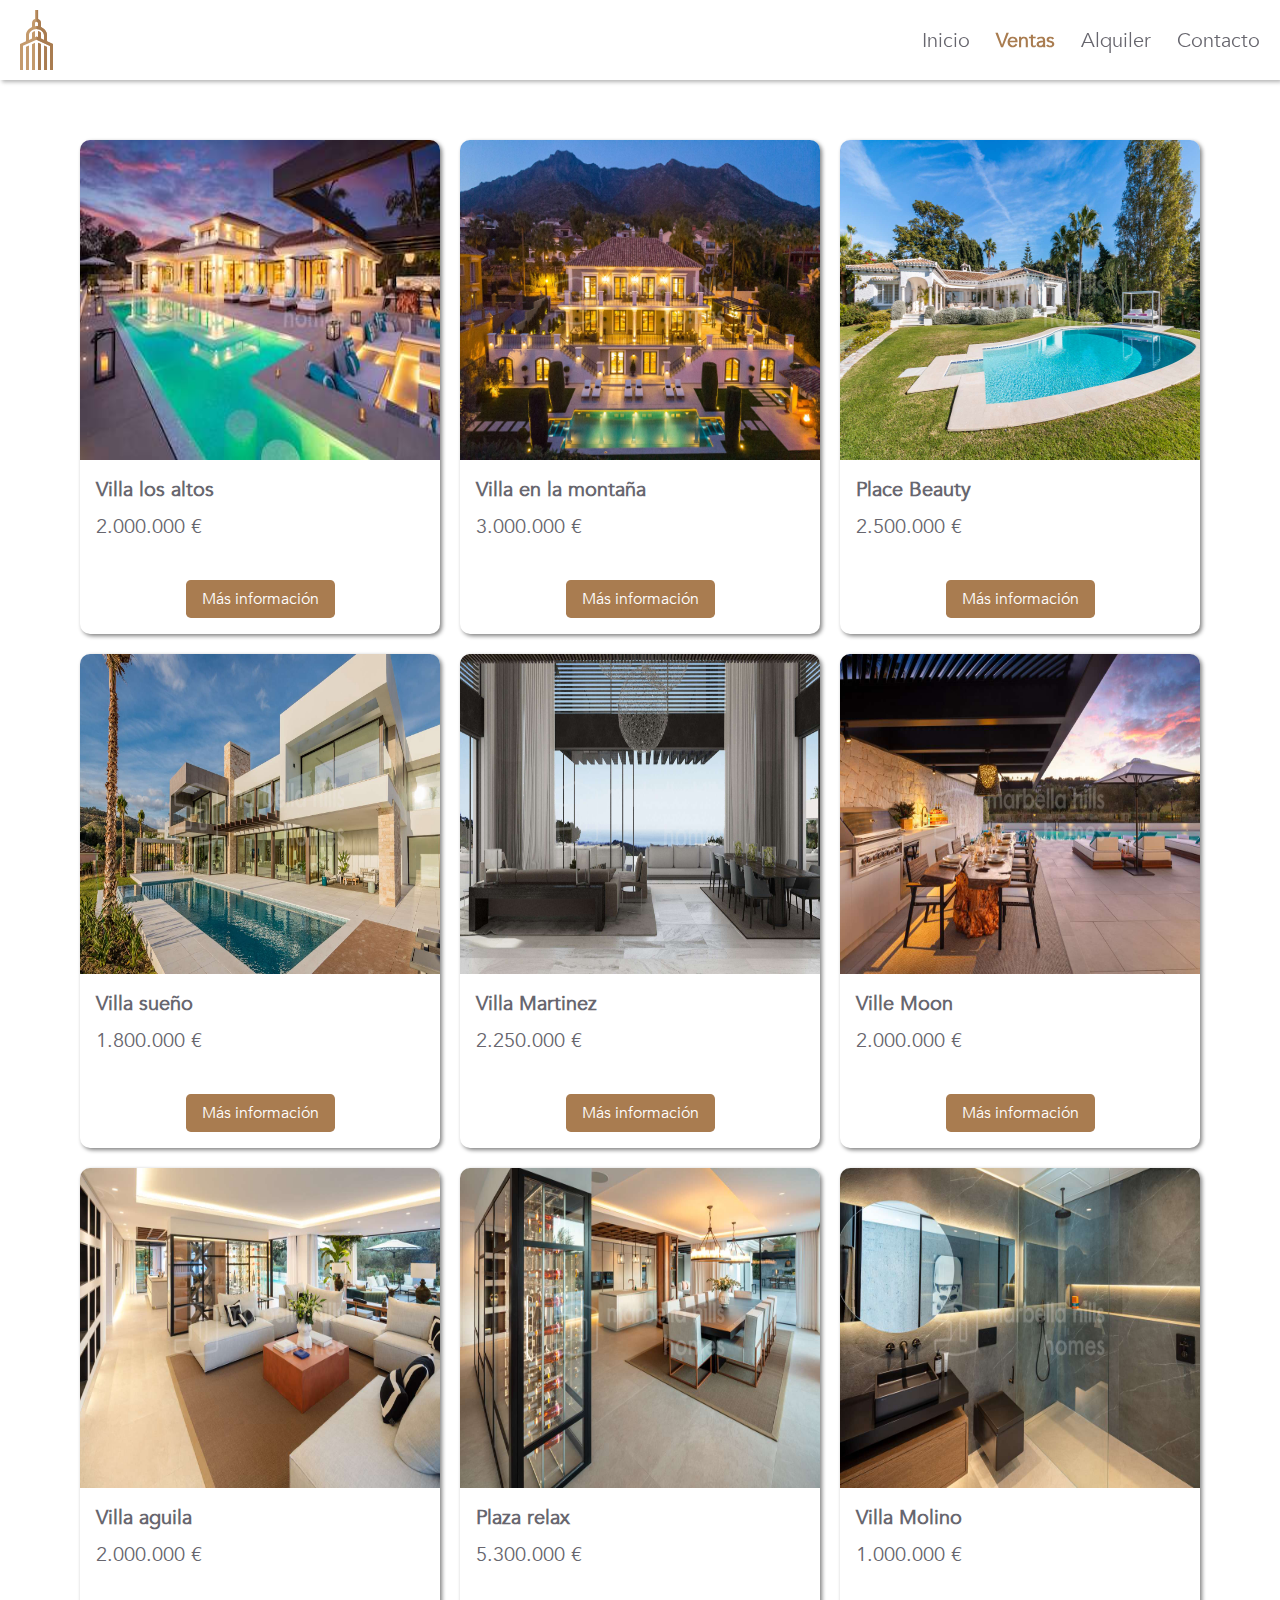
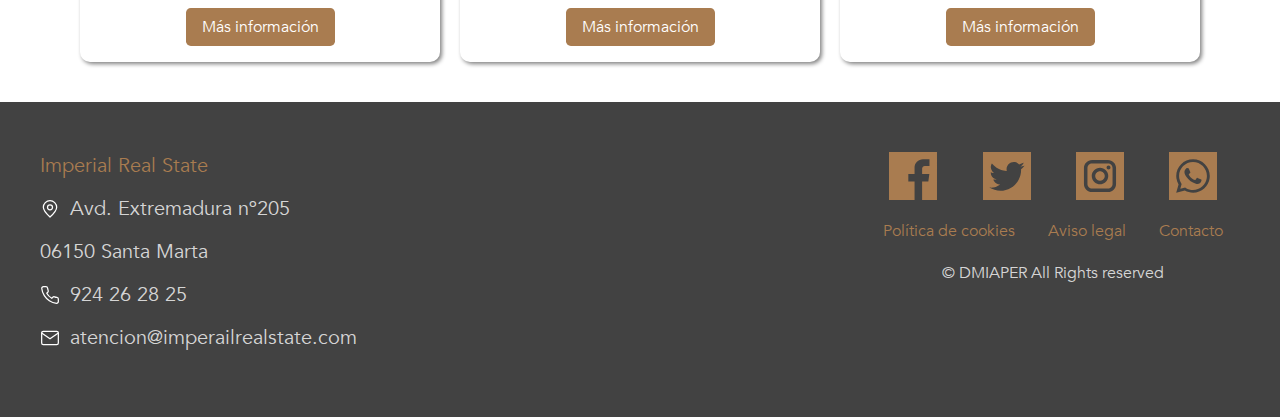
<file: ventas.html>
<!DOCTYPE html>
<html lang="es">
<head>
    <meta charset="UTF-8">
    <meta http-equiv="X-UA-Compatible" content="IE=edge">
    <meta name="viewport" content="width=device-width, initial-scale=1.0">
    <title>ACTUALIZACIÓN</title>
    <link rel="stylesheet" href="css/style.css">
    <script src="js/jquery-3.6.0.min.js"></script>
    <script src="js/main.js"></script>
    
</head>
<body>
    
    <!-- Barra de navegación -->
    <header>
        <img src="img/logo.svg" alt="Logo Imperial Real State">
        <nav>
            <a href="index.html">Inicio</a>
            <a href="ventas.html" class="activo">Ventas</a>
            <a href="alquiler.html">Alquiler</a>
            <a href="contacto.html">Contacto</a>
        </nav>
    </header>


    <!-- menu burger/lateral -->
    <div id="burger">
        <div class="barra superior"></div>
        <div class="barra medio"></div>
        <div class="barra inferior"></div>
    </div>

    <div class="menu">
        <nav>
            <a href="index.html">Inicio</a>
            <hr>
            <a href="ventas.html">Ventas</a>
            <hr>
            <a href="alquiler.html">Alquiler</a>
            <hr>
            <a href="contacto.html">Contacto</a>
        </nav>
        <p class="copyright">&copy; DMIAPER</p>
    </div>

    <!-- layout -->
    <div class="fila grid">

        <div class="card">
            <img src="img/thumb1.jpeg" alt="Imagen casa">
            <div class="footer-card">
                <div>
                    <p>Villa los altos</p>
                    <p>2.000.000 €</p>
                </div>
                <a href="propiedad1.html">Más información</a>
            </div>
        </div>

        <div class="card">
            <img src="img/thumb2.jpg" alt="Imagen casa">
            <div class="footer-card">
                <div>
                    <p>Villa en la montaña</p>
                    <p>3.000.000 €</p>
                </div>
                <a href="#">Más información</a>
            </div>
        </div>

        <div class="card">
            <img src="img/thumb3.jpg" alt="Imagen casa">
            <div class="footer-card">
                <div>
                    <p>Place Beauty</p>
                    <p>2.500.000 €</p>
                </div>
                <a href="#">Más información</a>
            </div>
        </div>

        <div class="card">
            <img src="img/thumb4.jpg" alt="Imagen casa">
            <div class="footer-card">
                <div>
                    <p>Villa sueño</p>
                    <p>1.800.000 €</p>
                </div>
                <a href="#">Más información</a>
            </div>
        </div>

        <div class="card">
            <img src="img/thumb5.jpg" alt="Imagen casa">
            <div class="footer-card">
                <div>
                    <p>Villa Martinez</p>
                    <p>2.250.000 €</p>
                </div>
                <a href="#">Más información</a>
            </div>
        </div>

        <div class="card">
            <img src="img/thumb6.jpg" alt="Imagen casa">
            <div class="footer-card">
                <div>
                    <p>Ville Moon</p>
                    <p>2.000.000 €</p>
                </div>
                <a href="#">Más información</a>
            </div>
        </div>

        <div class="card">
            <img src="img/thumb8.jpg" alt="Imagen casa">
            <div class="footer-card">
                <div>
                    <p>Villa aguila</p>
                    <p>2.000.000 €</p>
                </div>
                <a href="#">Más información</a>
            </div>
        </div>

        <div class="card">
            <img src="img/thumb9.jpg" alt="Imagen casa">
            <div class="footer-card">
                <div>
                    <p>Plaza relax</p>
                    <p>5.300.000 €</p>
                </div>
                <a href="#">Más información</a>
            </div>
        </div>

        <div class="card">
            <img src="img/thumb10.jpg" alt="Imagen casa">
            <div class="footer-card">
                <div>
                    <p>Villa Molino</p>
                    <p>1.000.000 €</p>
                </div>
                <a href="#">Más información</a>
            </div>
        </div>
    </div>
    
   <!-- Pie de página -->
    <footer class="fila"> 
        <div class="col-33">
            <p>Imperial Real State</p>
            <p class="flex-start">
                <img class="m-r-small" src="img/map.svg" alt="mapa">
                Avd. Extremadura nº205
            </p>
            <p>06150 Santa Marta</p>
            <p class="flex-start">
                <img class="m-r-small" src="img/phone.svg" alt="telefono">
                924 26 28 25
            </p>
            <p class="flex-start">
                <img class="m-r-small" src="img/mail.svg" alt="">
                atencion@imperailrealstate.com
            </p>
        </div>
        <div class="col-33">
            <iframe src="https://www.google.com/maps/embed?pb=!1m18!1m12!1m3!1d2204.405141828695!2d-6.629231651709885!3d38.614385177749654!2m3!1f0!2f0!3f0!3m2!1i1024!2i768!4f13.1!3m3!1m2!1s0xd16ec9f88f638cf%3A0x79d957882284dc9c!2sOficina%20de%20Correos!5e0!3m2!1ses!2ses!4v1647868287147!5m2!1ses!2ses" width="100%" height="100%" style="border:0;" allowfullscreen="" loading="lazy"></iframe>
        </div>
        <div class="col-33">
            <div class="flex-around">
                <img class="rrss" src="img/facebook.svg" alt="facebook">
                <img class="rrss" src="img/twitter.svg" alt="twitter">
                <img class="rrss" src="img/instagram.svg" alt="Instagram">
                <img class="rrss" src="img/whatsapp.svg" alt="Whastapp">
            </div>
            <div class="flex-around m-t"> 
                <a href="contacto.html#cookies">Política de cookies</a>
                <a href="contacto.html#aviso">Aviso legal</a>
                <a href="contacto.html">Contacto</a>
            </div>
            <p class="copyright m-t">&copy; DMIAPER All Rights reserved</p>
        </div>
    </footer>

</body>
</html>
</file>
<file: css/style.css>
/* Fuentes */

@font-face {
    font-family: "Avenir-Book" ;
    src: url('../fonts/Avenir-Book.ttf');
}

/* resetear web */
*{
    margin: 0;
    padding: 0;
    box-sizing: border-box;
}

a{
    text-decoration: none;
    cursor: pointer;
    color: inherit;
}

/* Estilos generales */

html{
    font-size: 20px;
}

@media (max-width: 440px){
    html{
        font-size: 18px;
    }
}

body{
    font-family: "Avenir-Book", sans-serif;
    color: #67666e;
}

img {
    max-width: 100%;
}

p{
    margin-bottom: 0.8rem;
}

/* hero */

.hero{
    width: 100%;
    height: 100vh;
    background-color: black;
    position: absolute;
    top: 0;
    left: 0;
    overflow: hidden;
}

@keyframes heroAnimation{
    0% {
        opacity: 0;
        animation-timing-function: ease-in;
    }
    12%{opacity:1;}
    25%{transform: scale(1.2);}
    75%{
        opacity: 0;
        transform: scale(1.1);
    }
    100%{
        opacity: 0;
    }
}

.hero div{
    width: 100%;
    height: 100vh;
    position: absolute;
    top: 0;
    left: 0;
    background-size: cover;
    background-position: center;
    background-repeat: none;
    opacity: 0;
    animation: heroAnimation 18s infinite;
}

.hero div:nth-child(1){
    background-image: url(../img/front1.jpg);
}

.hero div:nth-child(2){
    background-image: url(../img/front2.jpg);
    animation-delay: 6s;
}

.hero div:nth-child(3){
    background-image: url(../img/front3.jpg);
    animation-delay: 12s;
}

/* hero logo*/

.hero .hero-logo{
    position: absolute;
    top: 50%;
    left: 50%;
    transform: translate(-50%, -50%);
    animation: none;
    opacity: 1;
    width: 30%;
    height: auto;
}

/* flecha abajo */
.hero .hero-down{
    position: absolute;
    top: 90%;
    left: 50%;
    transform: translate(-50%, -50%);
    animation: none;
    opacity: 1;
    width: 5%;
    height: auto;
}

@media (max-width: 720px){
    .hero .hero-logo{
        width: 60%;
    }

    .hero .hero-down{
        width: 15%;
    }
}

@media (max-width: 400px){
    .hero .hero-logo{
        width: 80%;
    }

    .hero .hero-down{
        width: 20%;
    }
}

/*header*/
header{
    background-color: white;
    box-shadow: 1.5px 1.5px 4px #b3b3b3;
    height: 80px;
    width: 100%;
    position: fixed;
    top: 0;
    left: 0;
    z-index: 1;
    display: flex;
    justify-content: space-between;
    align-items: center;
    padding:0 1em;
    transition: all 600ms ease-in-out;
}

header.transparente{
    background-color: transparent;
    box-shadow: none;
}

header img{
    height: 60px;
    width: auto;

}

header nav a{
    color: #67666e;
    font-weight: normal;
    margin-left: 1em;
    transition: 300ms all ease-in-out;
}

header.transparente nav a{
    color: rgba(255, 255, 255, 0.90);
}


header nav a.activo,
header nav a:hover{
    color: #a97c50;
    font-weight: bold;
}

header.transparente nav a.activo,
header.transparente nav a:hover{
    color: white;
}

/*burger*/
#burger{
    position: fixed;
    top: 1rem;
    left: 1rem;
    cursor: pointer;
    z-index: 10;
    display: none;
}

#burger .barra{
    width: 30px;
    height: 2px;
    margin: 6px;
    background-color: #a97c50;
    transition: 400ms all ease-in-out;
}

#burger.abierto .barra{
    background-color: white;
}

#burger.abierto .barra.superior{
    transform: translateY(8px) rotateZ(45deg);
}

#burger.abierto .barra.medio{
    width: 0;
}

#burger.abierto .barra.inferior{
    transform: translateY(-8px) rotateZ(-45deg);
}

@media (max-width: 620px){
    #burger{
        display: block;
    }
    header{
        justify-content: flex-end;
    }

    header nav{
        display: none;
    }
}

/* menu lateral*/
.menu{
    width: 360px;
    height: 100vh;
    background-color: #424242;
    position: fixed;
    top: 0;
    left: -360px;
    padding-top: 40px;
    transition: all 700ms ease-in-out;
}

.menu.abierto{
    left: 0;
}

.menu nav{
    padding: 1rem;
    display: flex;
    flex-direction: column;
}

.menu nav a{
    padding: 0.6rem 0;
    color: rgba(255, 255, 255, 0.75);
    font-size: 1.1rem;
    transition: 300ms all ease-in-out;
}

.menu nav a:hover{
    color: white;
}

.menu .copyright{
    color: rgba(255, 255, 255, 0.75);
    font-size: 0.9rem;
    position: absolute;
    bottom: 0;
    left: 0;
    padding: 0.5rem;
    text-align: center;
    width: 100%;
}

/*layout*/

.inicio{
    margin-top: 100vh;
}

#aviso,
#cookies,
#ini{
    display: block;
    margin-top: -90px;
    padding-bottom: 90px;
}

.fila{
    display: flex;
    padding: 2rem 1rem;
}

.fila.contacto{
    margin-top: 80px;
}

.col-100{
    width: 100%;
    padding: 0.5rem 1rem;
}

.col-75{
    width: 75%;
    padding: 0.5rem 1rem;
}

.col-66{
    width: 66.6666%;
    padding: 0.5rem 1rem;
}

.col-50{
    width: 50%;
    padding: 0.5rem 1rem;
}

.col-33{
    width: 33.3333%;
    padding: 0.5rem 1rem;
}

.col-25{
    width: 25%;
    padding: 0.5rem 1rem;
}

@media (max-width:720px){
    .fila{
        flex-direction: column;
        padding: 1rem 0.5rem;
    }

    .col-100,
    .col-75,
    .col-66,
    .col-50,
    .col-33,
    .col-25{
        width: 100%;
    }
}

/*flex*/
.flex-start{
    display: flex;
    justify-content: flex-start;
    align-items: center;
}

.flex-center{
    display: flex;
    justify-content: center;
    align-items: center;
}

.flex-end{
    display: flex;
    justify-content: flex-end;
    align-items: center;
}

.flex-between{
    display: flex;
    justify-content:space-between;
    align-items: center;
}

.flex-around{
    display: flex;
    justify-content: space-around;
    align-items: center;
}


.flex-col-center{
    display: flex;
    flex-direction: column;
    justify-content: center;
    align-items: center;
}

/* Espaciados y márgener */

.m-t{
    margin-top: 1rem;
}
.m-b{
    margin-bottom: 1rem;
}
.m-l{
    margin-left: 1rem;
}
.m-r{
    margin-right: 1rem;
}

.m-t-small{
    margin-top: 0.5rem;
}
.m-b-small{
    margin-bottom: 0.5rem;
}
.m-l-small{
    margin-left: 0.5rem;
}
.m-r-small{
    margin-right: 0.5rem;
}

/* Efecto parallax */

.fila.parallax{
    background-image: url('../img/property5.jpg');
    background-size: cover;
    background-position: center;
    background-repeat: no-repeat;
    background-attachment: fixed;
    padding: 3rem 2rem;
}

.fila.parallax div{
    background-color: rgba(255, 255, 255, 0.75);
    padding: 2rem;
}

.fila.parallax div p{
    font-size: 1.5rem;
    color: #a97c50;
    text-align: center;
}

/* caja de navegacion */

.caja-nav img{ 
    width: 20%;
    margin-bottom: 1em;
}

.caja-nav a{
    border: 1px solid #a97c50;
    background-color: white;
    color: #a97c50;
    font-size: 1rem;
    font-weight: normal;
    padding: 0.5em 1em;
    border-radius: 0.3em;
    cursor: pointer;
    transition: 400ms all ease-in-out;
}

.caja-nav a:hover{
    background-color: #a97c50;
    color: white;
}

/*Formulario*/
form.contacto{
    width: 50%;
}

@media (max-width:720px){
    form.contacto{
        width: 75%;
    }
}

@media (max-width:440px){
    form.contacto{
        width: 100%;
    }
}

form.contacto .fila{
    padding: 0.8rem;
}

input{
    border: none;
    border-bottom: 1.5px solid #a97c50;
    font-size: 1rem;
    padding: 0.5em 1em;
    width: 100%;
}

input:focus{
    outline: none;
    border-bottom: 1.5px solid #755637;
}

input.usuario{
    background-image: url(../img/user.svg);
    background-repeat: no-repeat;
    background-position: 0 7px;
    padding-left: 2em;
}

input.email{
    background-image: url(../img/mail-bronce.svg);
    background-repeat: no-repeat;
    background-position: 0 7px;
    padding-left: 2em;
}

button{
    border: none;
    background-color: #a97c50;
    color: white;
    font-size: 1rem;
    font-weight: normal;
    padding: 0.5em 1em;
    border-radius: 0.3em;
    cursor: pointer;
    transition: 400ms all ease-in-out;
}

button:hover{
    background-color:#755637 ;
}

input[type="checkbox"] {
    display: none;
}

input[type="checkbox"] + label::before {
    content: url('../img/square.svg');
    position: relative;
    top: 5px;
    padding-right: 5px;
}
input[type="checkbox"]:checked + label::before {
    content: url('../img/check-square.svg');
}

/*footer*/

footer{
    background-color: #424242;
}

footer p{
    color: rgba(255, 255, 255, 0.8);
}

footer p:first-child{
    color: #a97c50;
}

footer img.rrss{
    height: 48px;
}

footer a{
    font-size: 0.8rem;
    color: #a97c50;
    transition: 400ms all ease-in-out;
}


footer a:hover{
    color: #755637;
}

footer .copyright{
    color: rgba(255, 255, 255, 0.8);
    font-size: 0.8rem;
    text-align: center;
}

/* card página ventas */


.fila.grid{
    margin-top: 100px;
    display: grid;
    grid-template-columns: repeat(auto-fit, 360px);
    grid-gap: 1rem;
    justify-content: center;
}
.card{
    width: 360px;
    border-radius: 0.5rem;
    box-shadow: 2px 2px 4px grey;
    display: flex;
    flex-direction: column;
    align-items: center;
    overflow: hidden;
}

.card img{
    height: 320px;
}

.card .footer-card{
    padding: 0.8rem;
    width: 100%;
    height: 174px;
    display: flex;
    flex-direction: column;
    justify-content: space-between;
    align-items: flex-start;
}

.card .footer-card p{
    margin-bottom: 0.5rem;
}

.card .footer-card p:first-child{
    font-weight: bold;
}

.card .footer-card a{
    background-color: #a97c50;
    color: white;
    font-size: 0.8rem;
    border-radius: 0.3em;
    padding: 0.5em 1em;
    align-self: center;
    transition: 400ms all ease-in-out;
}

.card .footer-card a:hover{
    background-color: #755637;
}

/*Ficha de las propiedades*/
.propiedad{
    margin-top: 80px;
    background-image: url("../img/property5.jpg");
    background-size: cover;
    background-position: center;
    background-repeat: no-repeat;
}

.propiedad div:first-child{
    background-color: rgba(255, 255, 255, 0.90);   
}

.propiedad div:first-child h1{
    font-size: 1.4rem;    
    color: #a97c50;
}

.propiedad div:first-child p img{
    width: 28px;
    height: 28px;
}

/* CARRUSEL */

.overlay{
    position: fixed;
    top:0;
    left: 0;
    width: 100%;
    height: 100vh;
    background-color:rgba(0, 0, 0, 0.89);
    z-index: 99;
    display: none;
}

.carrousel{
    position: fixed;
    top: 5vh;
    left: 5%;
    width: 90%;
    height: 90vh;
    background-color: white;
    z-index: 100;
    overflow: hidden;
    display: none;
}

.carrousel .x-modal{
    position: absolute;
    top: 15px;
    right: 15px;
    cursor: pointer;
}

.carrousel .slide{
    position: absolute;
    top:0;
    left: 0;
    width: 100%;
    transition: 900ms all ease-in-out;
}

.carrousel .slide img{
    width: 100%;
}

.rigth-arrow{
    position: absolute;
    top: 50%;
    right: 15px;
    transform: translateY(-50%);
    cursor: pointer;
    background-color: rgba(0, 0, 0, 0.6);
    border-radius: 50%;
    width: 40px;
    height: 40px;
    display: flex;
    justify-content: center;
    align-items: center;
}

.left-arrow{
    position: absolute;
    top: 50%;
    left: 15px;
    transform: translateY(-50%);
    cursor: pointer;
    background-color: rgba(0, 0, 0, 0.6);
    border-radius: 50%;
    width: 40px;
    height: 40px;
    display: flex;
    justify-content: center;
    align-items: center;
}
</file>
